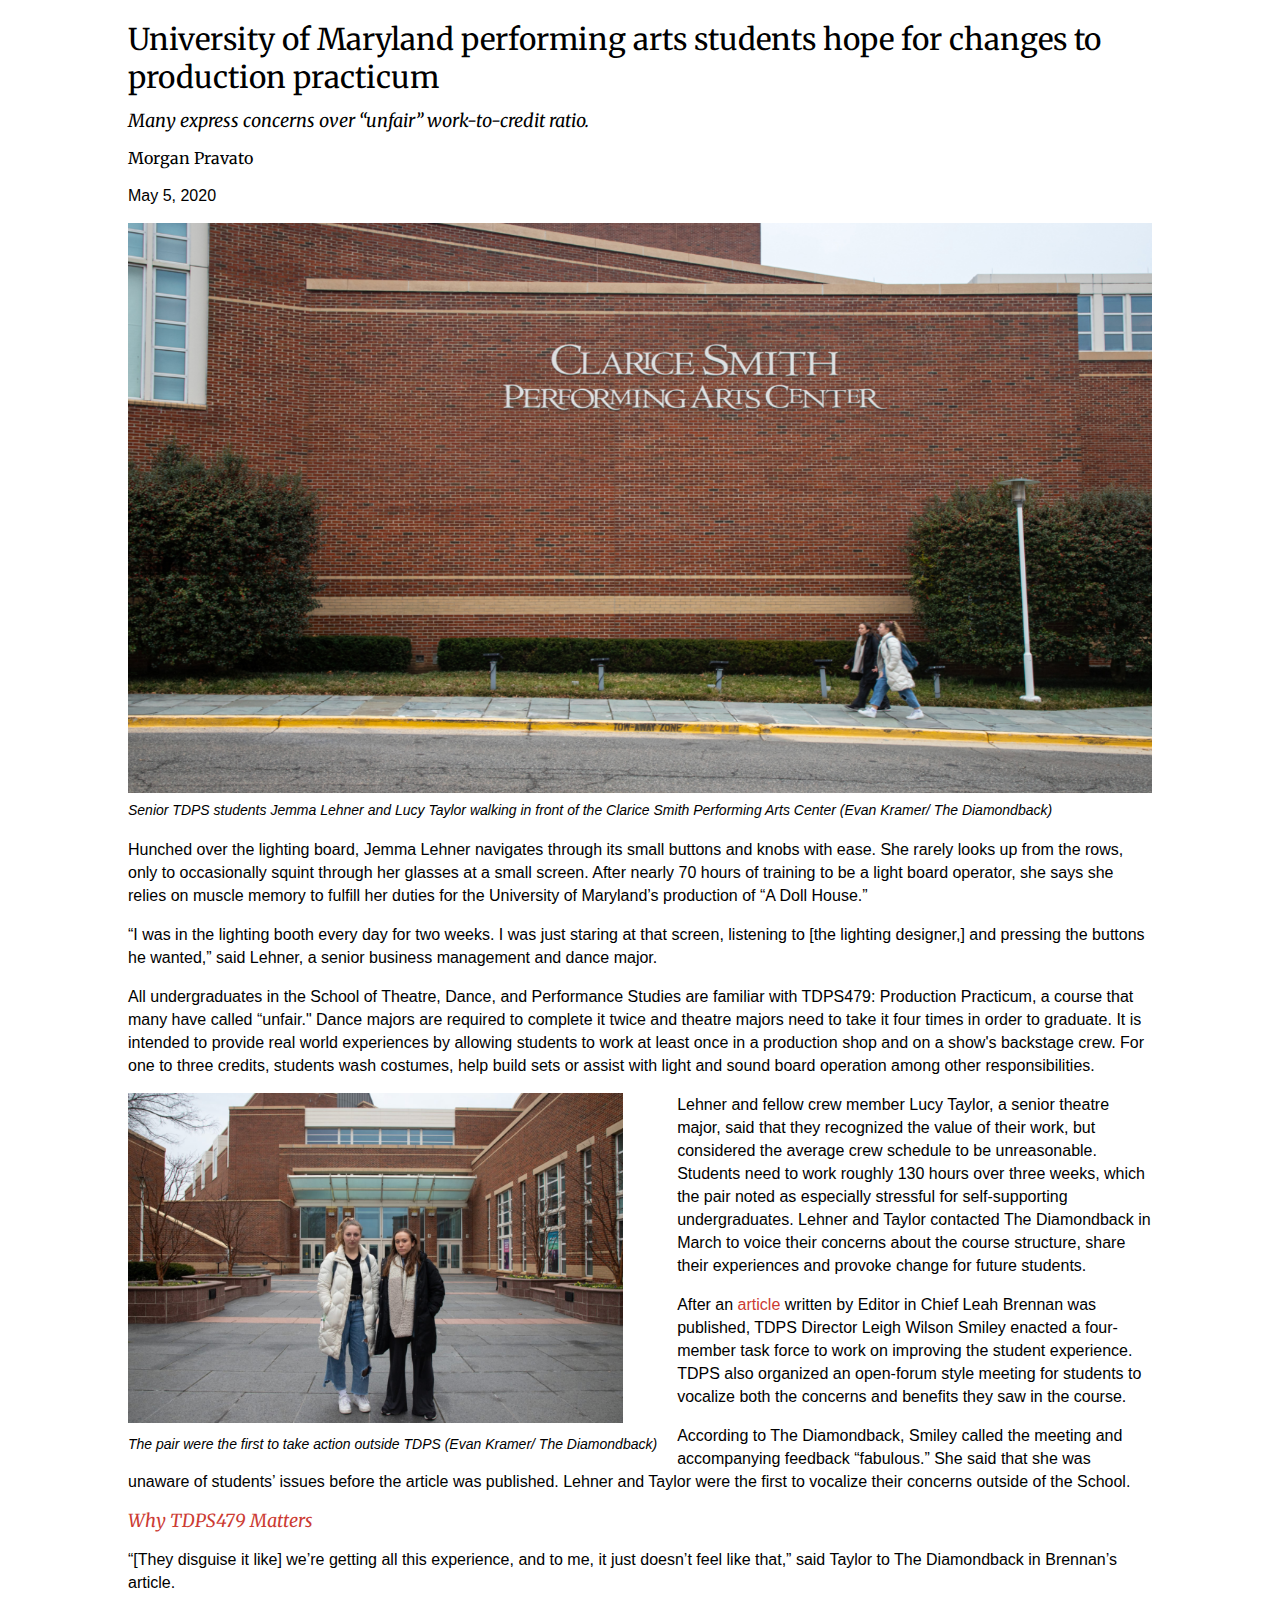
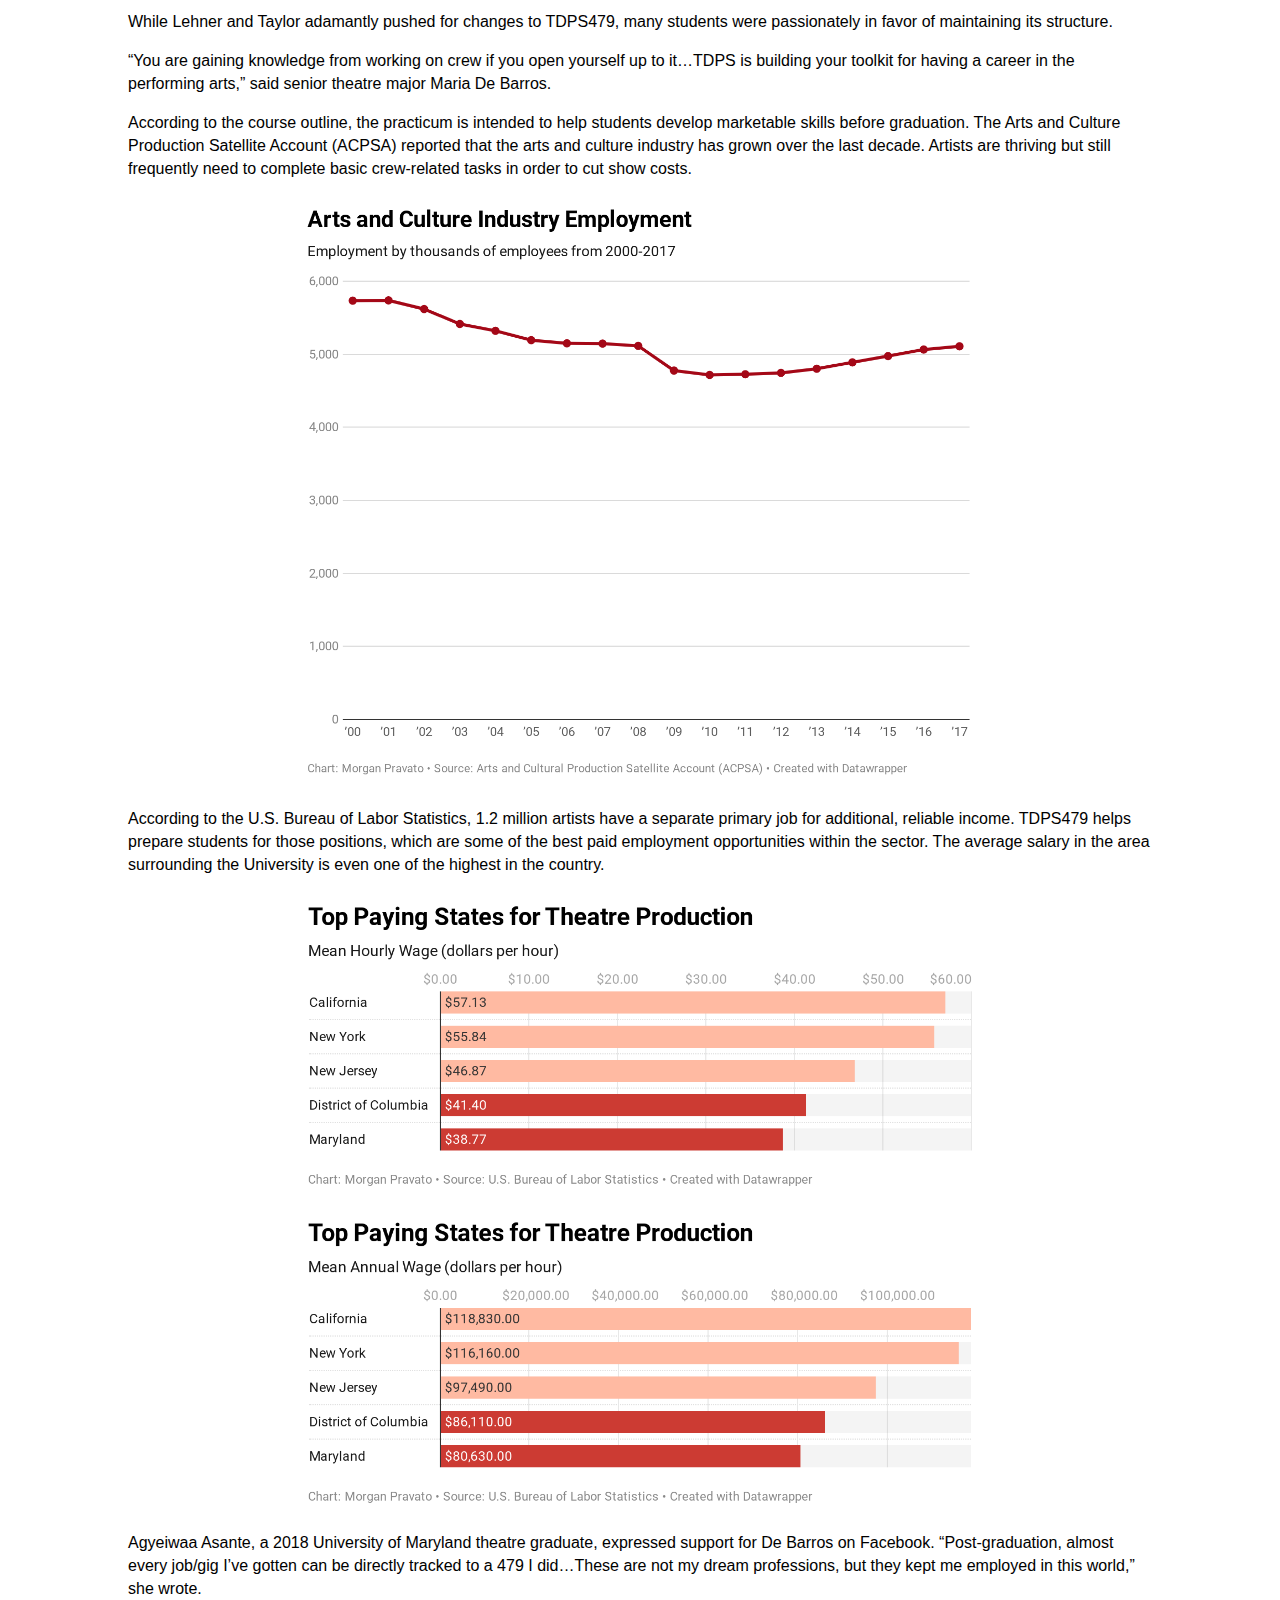
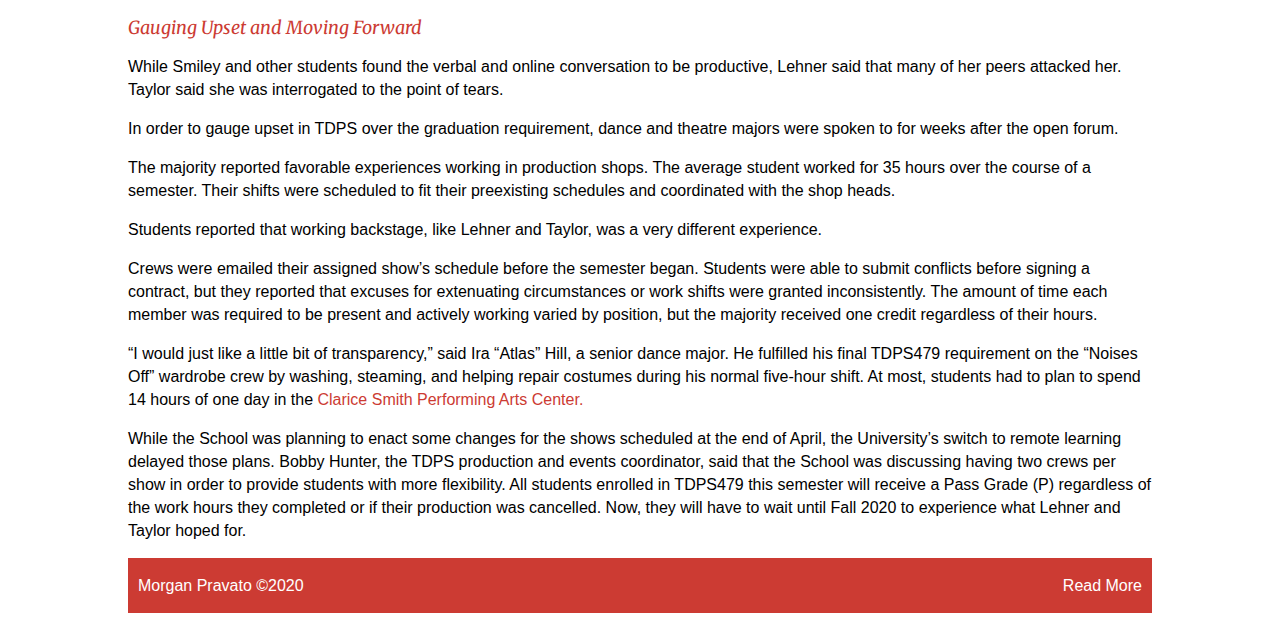
<file: final-project/index.html>
<!DOCTYPE html>
<html lang="en">
    <head>
        <title>TDPS479 Controversy - Pravato</title>
        <link rel="stylesheet" type="text/css" href="style.css"/>
        <link href="https://fonts.googleapis.com/css?family=Merriweather:400,700Source+Sans+Pro:400,400i,700&display=swap" rel="stylesheet">
    </head>

    <body id="content">
        <h1>University of Maryland performing arts students hope for changes to production practicum</h1>
        <h2>Many express concerns over “unfair” work-to-credit ratio.</h2>
        <h3>Morgan Pravato</h3>
        <p>May 5, 2020</p>

        <div class="one">
            <img id="img1" src="images/img1.png" alt="Lucy Taylor and Jenna Lehner walk in front of the Clarice Smith Performing Arts Center">

            <p class="caption">Senior TDPS students Jemma Lehner and Lucy Taylor walking in front of the
                Clarice Smith Performing Arts Center (Evan Kramer/ The Diamondback)</p>
        </div>

        <p>Hunched over the lighting board, Jemma Lehner navigates through its small
            buttons and knobs with ease. She rarely looks up from the rows, only to occasionally
            squint through her glasses at a small screen. After nearly 70 hours of training
            to be a light board operator, she says she relies on muscle memory to fulfill
            her duties for the University of Maryland’s production of “A Doll House.”</p>

        <p>“I was in the lighting booth every day for two weeks. I was just staring at
            that screen, listening to [the lighting designer,] and pressing the buttons he wanted,”
            said Lehner, a senior business management and dance major.</p>

        <p>All undergraduates in the School of Theatre, Dance, and Performance Studies are familiar with
            TDPS479: Production Practicum, a course that many have called “unfair."
            Dance majors are required to complete it twice and theatre majors need to
            take it four times in order to graduate. It is intended to provide real world experiences
            by allowing students to work at least once in a production shop and on a show's backstage crew.
            For one to three credits, students wash costumes, help build sets or assist with light and
            sound board operation among other responsibilities.</p>

        <div class="two img">
            <img id="img2" src="images/img2.png" alt="Jemma Lehner and Lucy Taylor standing in front of the Clarice Smith Performing Arts Center">

            <p class="caption">The pair were the first to take action outside TDPS (Evan Kramer/ The Diamondback)</p>
        </div>

        <p>Lehner and fellow crew member Lucy Taylor, a senior theatre major, said
            that they recognized the value of their work, but considered the average crew schedule to be unreasonable.
            Students need to work roughly 130 hours over three weeks, which the pair noted as especially stressful for self-supporting undergraduates.
            Lehner and Taylor contacted The Diamondback in March to voice their concerns about the course structure, share their experiences and
            provoke change for future students.</p>

        <p>After an <a href="https://dbknews.com/2020/02/17/umd-theatre-major-tdps-479-one-three-credits-clarice/" target="_blank">article</a>
            written by Editor in Chief Leah Brennan was published, TDPS Director Leigh Wilson Smiley
            enacted a four-member task force to work on improving the student experience. TDPS also
            organized an open-forum style meeting for students to vocalize both the concerns
            and benefits they saw in the course.</p>

        <p>According to The Diamondback, Smiley called the meeting and accompanying feedback “fabulous.”
            She said that she was unaware of students’ issues before the article was published.
            Lehner and Taylor were the first to vocalize their concerns outside of the School.</p>

        <h4>Why TDPS479 Matters</h4>

        <p>“[They disguise it like] we’re getting all this experience, and to me, it just doesn’t feel like that,”
            said Taylor to The Diamondback in Brennan’s article.</p>

        <p>While Lehner and Taylor adamantly pushed for changes to TDPS479,
            many students were passionately in favor of maintaining its structure.</p>

        <p>“You are gaining knowledge from working on crew if you open yourself up to it…TDPS
            is building your toolkit for having a career in the performing arts,” said
            senior theatre major Maria De Barros.</p>

        <p>According to the course outline, the practicum is intended to help students develop marketable
            skills before graduation. The Arts and Culture Production Satellite Account (ACPSA) reported that the
            arts and culture industry has grown over the last decade. Artists are thriving but still frequently
            need to complete basic crew-related tasks in order to cut show costs.</p>

        <img id="graphic1" src="images/graphic1.png" alt="Arts and culture industry employment 2000-2017">

        <p>According to the U.S. Bureau of Labor Statistics, 1.2 million artists
            have a separate primary job for additional, reliable income. TDPS479 helps
            prepare students for those positions, which are some of the best paid
            employment opportunities within the sector. The average
            salary in the area surrounding the University is even one of the highest in the country.</p>

        <img id="graphic2" src="images/graphic2.png" alt="Top 5 paying states for theater production jobs by mean hourly wage">

        <img id="graphic3" src="images/graphic3.png" alt="Top 5 paying states for theater production jobs by mean annual wage">

        <p>Agyeiwaa Asante, a 2018 University of Maryland theatre graduate, expressed support
            for De Barros on Facebook. “Post-graduation, almost every job/gig I’ve gotten can be
            directly tracked to a 479 I did…These are not my dream professions, but they kept me
            employed in this world,” she wrote.</p>

        <h4>Gauging Upset and Moving Forward</h4>

        <p>While Smiley and other students found the verbal and online conversation to be productive,
            Lehner said that many of her peers attacked her. Taylor said she was interrogated to the point of tears.</p>

        <p>In order to gauge upset in TDPS over the graduation requirement, dance
            and theatre majors were spoken to for weeks after the open forum.</p>

        <p>The majority reported favorable experiences working in production shops.
            The average student worked for 35 hours over the course of a semester.
            Their shifts were scheduled to fit their preexisting schedules and coordinated with the shop heads.</p>

        <p>Students reported that working backstage, like Lehner and Taylor, was a very different experience.</p>

        <p>Crews were emailed their assigned show’s schedule before the semester began. Students were able to
            submit conflicts before signing a contract, but they reported that excuses for extenuating circumstances or
            work shifts were granted inconsistently. The amount of time each member was required to be present and
            actively working varied by position, but the majority received one credit regardless of their hours.</p>

        <p>“I would just like a little bit of transparency,” said Ira “Atlas” Hill,
            a senior dance major. He fulfilled his final TDPS479 requirement on the “Noises Off”
            wardrobe crew by washing, steaming, and helping repair costumes during his normal
            five-hour shift. At most, students had to plan to spend 14 hours of one day in
            the <a href="https://theclarice.umd.edu/" target="_blank">Clarice Smith Performing Arts Center.</a></p>

        <p>While the School was planning to enact some changes for the shows scheduled at the end of April,
            the University’s switch to remote learning delayed those plans. Bobby Hunter, the TDPS production and
            events coordinator, said that the School was discussing having two crews per show in order to provide students
            with more flexibility. All students enrolled in TDPS479 this semester will receive a Pass Grade (P)
            regardless of the work hours they completed or if their production was cancelled. Now,
            they will have to wait until Fall 2020 to experience what Lehner and Taylor hoped for.</p>

        <div class="footer">
            <p>Morgan Pravato ©2020</p>

            <p><a id="portfolio" href="https://mpravato.github.io/work.html" target="_blank">Read More</a></p>
        </div>
    </body>
</html>
</file>
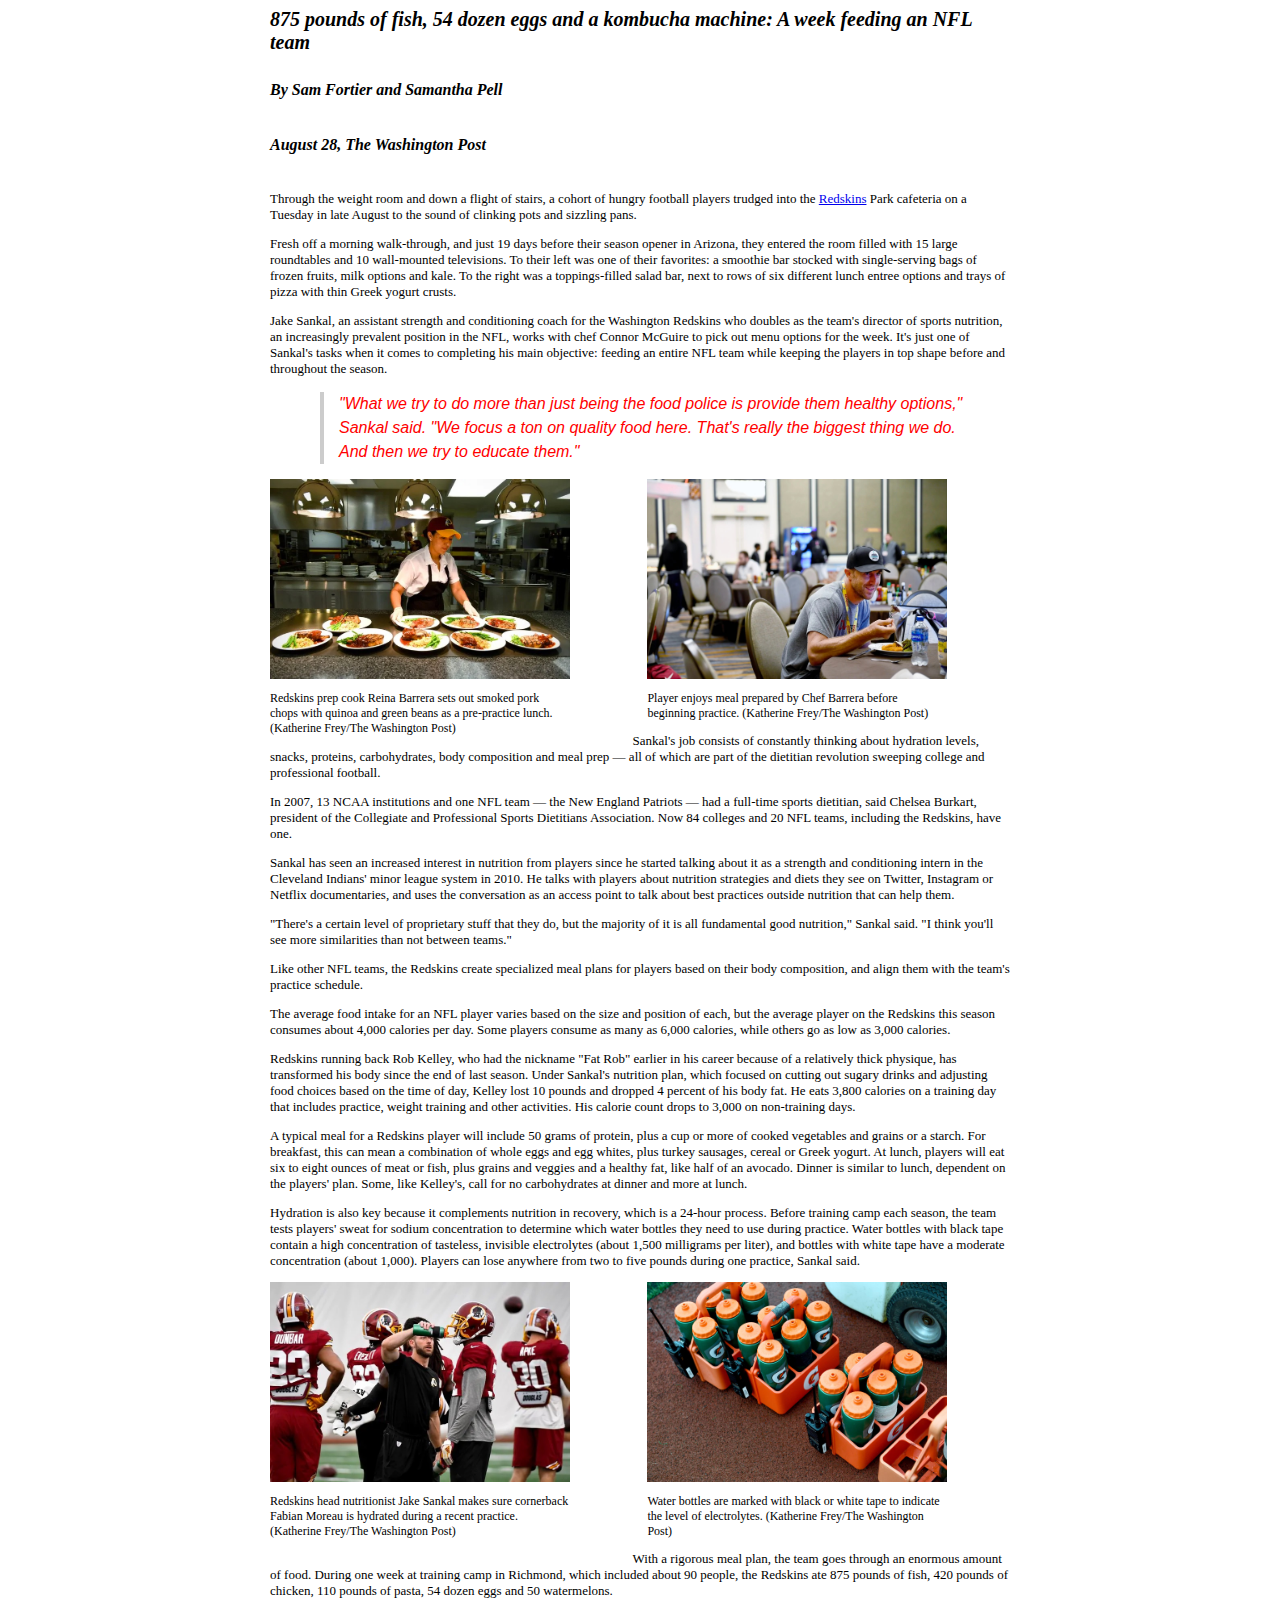
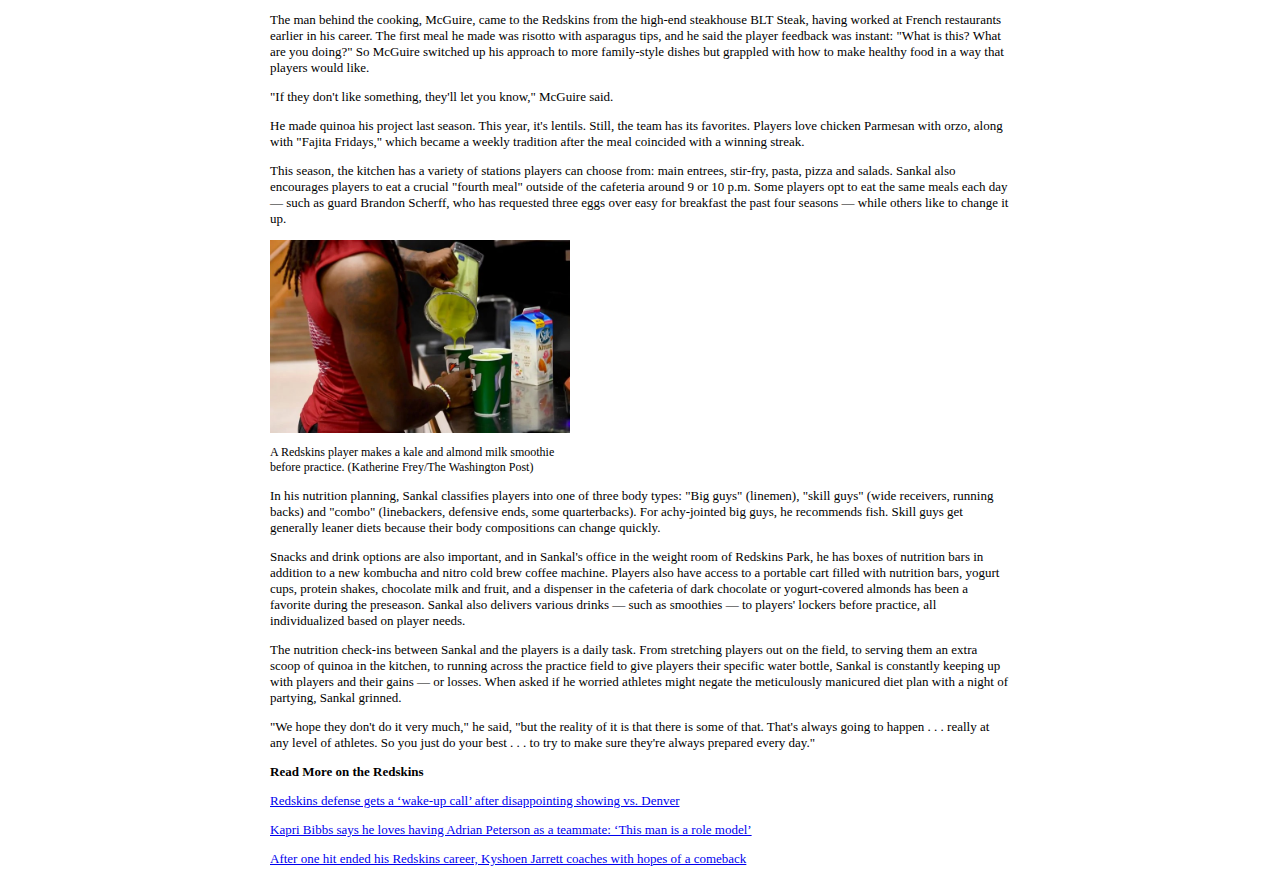
<file: PravatoLayout/index.html>
<!DOCTYPE>
<html lang="en">
    <head>
        <title>Washington Post</title>
        <link rel="stylesheet" type="text/css" href="styles.css">
    </head>

    <body>
      <div id="content">
      <h1>875 pounds of fish, 54 dozen eggs and a kombucha machine: A week feeding an NFL team</h1>

      <h5>By Sam Fortier and Samantha Pell</h5>

      <h6>August 28, The Washington Post</h6>

      <p>Through the weight room and down a flight of stairs, a cohort of hungry
        football players trudged into the <a href="https://redskins.com" target="_blank">Redskins</a> Park cafeteria on a Tuesday in
        late August to the sound of clinking pots and sizzling pans.</p>


      <p>Fresh off a morning walk-through, and just 19 days before their season
        opener in Arizona, they entered the room filled with 15 large roundtables
        and 10 wall-mounted televisions. To their left was one of their favorites:
        a smoothie bar stocked with single-serving bags of frozen fruits, milk options and kale.
        To the right was a toppings-filled salad bar, next to rows of six different lunch entree
        options and trays of pizza with thin Greek yogurt crusts.</p>


      <p>Jake Sankal, an assistant strength and conditioning coach for the Washington
        Redskins who doubles as the team's director of sports nutrition, an increasingly
        prevalent position in the NFL, works with chef Connor McGuire to pick out menu options for the week.
        It's just one of Sankal's tasks when it comes to completing his main objective:
        feeding an entire NFL team while keeping the players in top shape before and
        throughout the season.</p>

      <blockquote>"What we try to do more than just being the food police is provide them
        healthy options," Sankal said. "We focus a ton on quality food here. That's
        really the biggest thing we do. And then we try to educate them."</blockquote>

      <div class="one">
      <img src="images/img2.jpg" alt="Reina Barrera working"/>
        <p class="caption">Redskins prep cook Reina Barrera sets out smoked pork chops with quinoa and
          green beans as a pre-practice lunch. (Katherine Frey/The Washington Post)</p>
      </div>

      <div class="two">
      <img src="images/img1.jpg" alt="Player eating before workout"/>
        <p class="caption">Player enjoys meal prepared by Chef Barrera before beginning practice.
          (Katherine Frey/The Washington Post)</p>
      </div>


      <p>Sankal's job consists of constantly thinking about hydration levels, snacks,
        proteins, carbohydrates, body composition and meal prep — all of which are part of the
        dietitian revolution sweeping college and professional football.</p>


      <p>In 2007, 13 NCAA institutions and one NFL team — the New England Patriots — had a
        full-time sports dietitian, said Chelsea Burkart, president of the Collegiate and
        Professional Sports Dietitians Association. Now 84 colleges and 20 NFL teams,
        including the Redskins, have one.</p>


      <p>Sankal has seen an increased interest in nutrition from players since he
        started talking about it as a strength and conditioning intern in the Cleveland
        Indians' minor league system in 2010. He talks with players about nutrition
        strategies and diets they see on Twitter, Instagram or Netflix documentaries,
        and uses the conversation as an access point to talk about best practices
        outside nutrition that can help them.</p>


      <p>"There's a certain level of proprietary stuff that they do, but the majority
        of it is all fundamental good nutrition," Sankal said. "I think you'll see more
        similarities than not between teams."</p>


      <p>Like other NFL teams, the Redskins create specialized meal plans for players
        based on their body composition, and align them with the team's practice schedule.</p>


      <p>The average food intake for an NFL player varies based on the size and position of each,
        but the average player on the Redskins this season consumes about 4,000 calories per day.
        Some players consume as many as 6,000 calories, while others go as low as 3,000 calories.</p>


      <p>Redskins running back Rob Kelley, who had the nickname "Fat Rob" earlier in his career because
        of a relatively thick physique, has transformed his body since the end of last season.
        Under Sankal's nutrition plan, which focused on cutting out sugary drinks and adjusting
        food choices based on the time of day, Kelley lost 10 pounds and dropped 4 percent of his body
        fat. He eats 3,800 calories on a training day that includes practice, weight training and other
        activities. His calorie count drops to 3,000 on non-training days.</p>


      <p>A typical meal for a Redskins player will include 50 grams of protein, plus a cup or more of
        cooked vegetables and grains or a starch. For breakfast, this can mean a combination of whole
        eggs and egg whites, plus turkey sausages, cereal or Greek yogurt. At lunch, players will eat
        six to eight ounces of meat or fish, plus grains and veggies and a healthy fat, like half of an avocado.
        Dinner is similar to lunch, dependent on the players' plan. Some, like Kelley's, call for no
        carbohydrates at dinner and more at lunch.</p>


      <p>Hydration is also key because it complements nutrition in recovery, which is a
        24-hour process. Before training camp each season, the team tests players' sweat for
        sodium concentration to determine which water bottles they need to use during practice.
        Water bottles with black tape contain a high concentration of tasteless, invisible electrolytes
        (about 1,500 milligrams per liter), and bottles with white tape have a moderate
        concentration (about 1,000). Players can lose anywhere from two to five pounds during one practice,
        Sankal said.</p>

        <div class="three">
          <img src="images/img3.jpg" alt="Jake Sankal helping players">
          <p class="caption">Redskins head nutritionist Jake Sankal makes sure cornerback Fabian Moreau is
            hydrated during a recent practice. (Katherine Frey/The Washington Post)</p>
        </div>

        <div class="four">
          <img src="images/img5.jpg" alt="Marked water bottles">
          <p class="caption">Water bottles are marked with black or white tape to
            indicate the level of electrolytes. (Katherine Frey/The Washington Post)</p>
        </div>

      <p>With a rigorous meal plan, the team goes through an enormous amount of food.
        During one week at training camp in Richmond, which included about 90 people,
        the Redskins ate 875 pounds of fish, 420 pounds of chicken, 110 pounds of pasta,
        54 dozen eggs and 50 watermelons.</p>


      <p>The man behind the cooking, McGuire, came to the Redskins from the high-end
        steakhouse BLT Steak, having worked at French restaurants earlier in his career.
        The first meal he made was risotto with asparagus tips, and he said the player
        feedback was instant: "What is this? What are you doing?" So McGuire switched
        up his approach to more family-style dishes but grappled with how to make healthy
        food in a way that players would like.</p>


      <p>"If they don't like something, they'll let you know," McGuire said.</p>


      <p>He made quinoa his project last season. This year, it's lentils. Still, the
        team has its favorites. Players love chicken Parmesan with orzo, along with
        "Fajita Fridays," which became a weekly tradition after the meal
        coincided with a winning streak.</p>


      <p>This season, the kitchen has a variety of stations players can choose
        from: main entrees, stir-fry, pasta, pizza and salads. Sankal also encourages
        players to eat a crucial "fourth meal" outside of the cafeteria around 9 or 10 p.m.
        Some players opt to eat the same meals each day — such as guard Brandon Scherff,
        who has requested three eggs over easy for breakfast the past four seasons
        — while others like to change it up.</p>

          <img src="images/img4.jpg" alt="Player prepping"/>
            <p class="caption">A Redskins player makes a kale and almond milk smoothie before practice.
              (Katherine Frey/The Washington Post)</p>

      <p>In his nutrition planning, Sankal classifies players into one of three
        body types: "Big guys" (linemen), "skill guys" (wide receivers, running backs)
        and "combo" (linebackers, defensive ends, some quarterbacks). For achy-jointed big guys,
        he recommends fish. Skill guys get generally leaner diets because their
        body compositions can change quickly.</p>


      <p>Snacks and drink options are also important, and in Sankal's office in the
        weight room of Redskins Park, he has boxes of nutrition bars in addition
        to a new kombucha and nitro cold brew coffee machine. Players also have access
        to a portable cart filled with nutrition bars, yogurt cups, protein shakes,
        chocolate milk and fruit, and a dispenser in the cafeteria of dark chocolate
        or yogurt-covered almonds has been a favorite during the preseason. Sankal
        also delivers various drinks — such as smoothies — to players' lockers before practice,
        all individualized based on player needs.</p>


      <p>The nutrition check-ins between Sankal and the players is a daily task.
        From stretching players out on the field, to serving them an extra scoop of
        quinoa in the kitchen, to running across the practice field to give players
        their specific water bottle, Sankal is constantly keeping up with players
        and their gains — or losses. When asked if he worried athletes might negate
        the meticulously manicured diet plan with a night of partying, Sankal grinned.</p>


      <p>"We hope they don't do it very much," he said, "but the reality of it is
        that there is some of that. That's always going to happen . . . really at
        any level of athletes. So you just do your best . . . to try to make sure
        they're always prepared every day."</p>

      <p class="related">Read More on the Redskins</p>
      <p> <a href="https://www.washingtonpost.com/sports/redskins/redskins-defense-gets-a-wake-up-call-after-disappointing-showing-versus-broncos/2018/08/24/027ca0bc-a7c4-11e8-a656-943eefab5daf_story.html">
         Redskins defense gets a ‘wake-up call’ after disappointing showing vs. Denver</a></p>

      <p> <a href="https://www.washingtonpost.com/news/football-insider/wp/2018/08/22/kapri-bibbs-says-he-loves-having-adrian-peterson-as-a-teammate-this-man-is-a-role-model/">
        Kapri Bibbs says he loves having Adrian Peterson as a teammate: ‘This man is a role model’</a></p>

      <p> <a href="https://www.washingtonpost.com/sports/redskins/after-one-hit-ended-his-redskins-career-kyshoen-jarrett-coaches-with-hopes-of-a-comeback/2018/08/24/4d7ef652-a6f5-11e8-a656-943eefab5daf_story.html?tid=lk_inline_manual_44&itid=lk_inline_manual_44">
        After one hit ended his Redskins career, Kyshoen Jarrett coaches with hopes of a comeback</a></p>
      </div>
    </body>

</html>
</file>
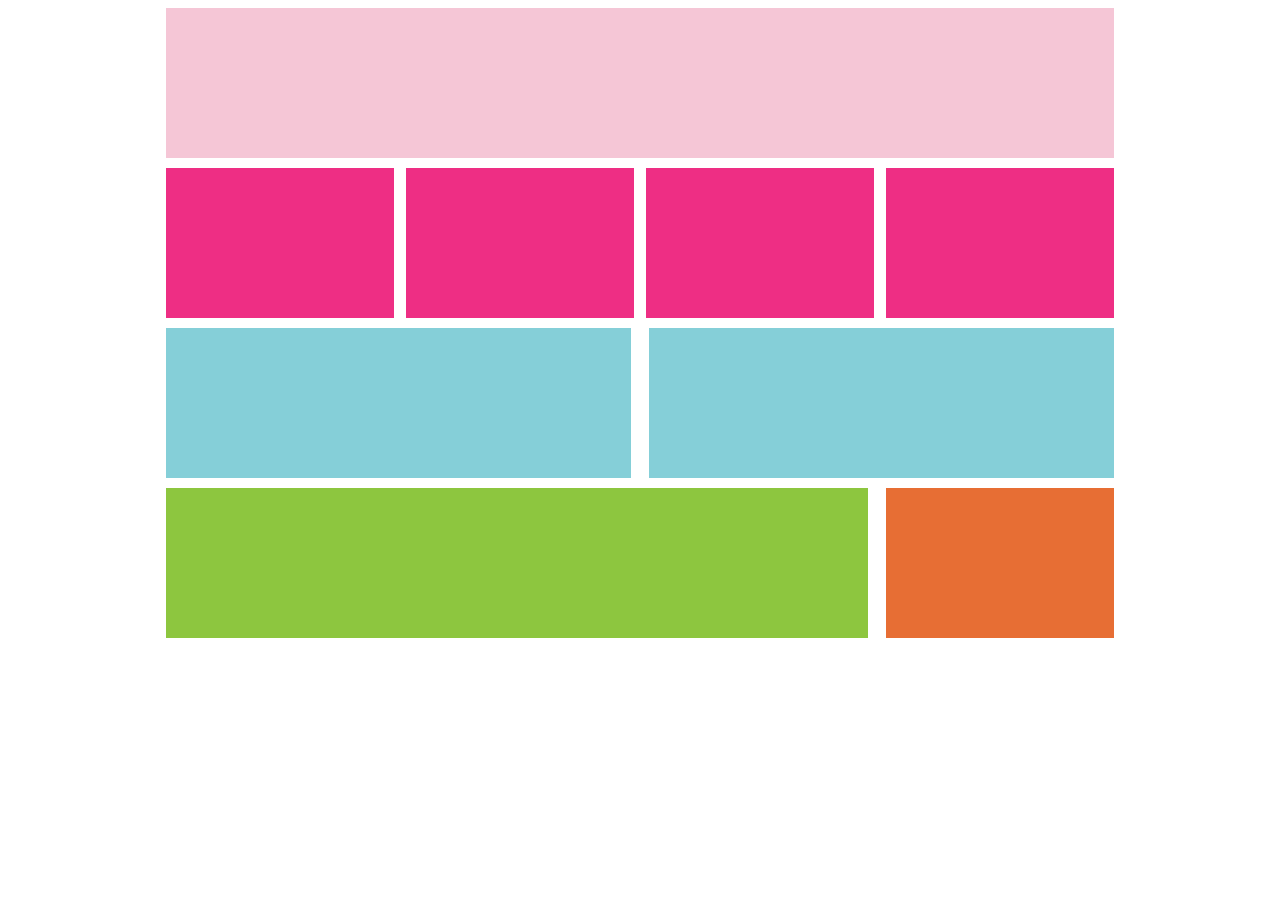
<file: responsive-des-assignment/index.html>
<!DOCTYPE html>
<html lang="en">

<head>
    <title>Responsive Design</title>
    <link rel="stylesheet" type="text/css" href="style.css">
</head>

<body>
  <div class="one">
  </div>

  <div class="two">
    <div>
    </div>

    <div>
    </div>

    <div>
    </div>

    <div>
    </div>
  </div>

  <div class="three">
    <div>
    </div>

    <div>
    </div>
  </div>

  <div class="four">
    <div class="foura">
    </div>

    <div class="fourb">
    </div>
  </div>

</body>

</html>
</file>
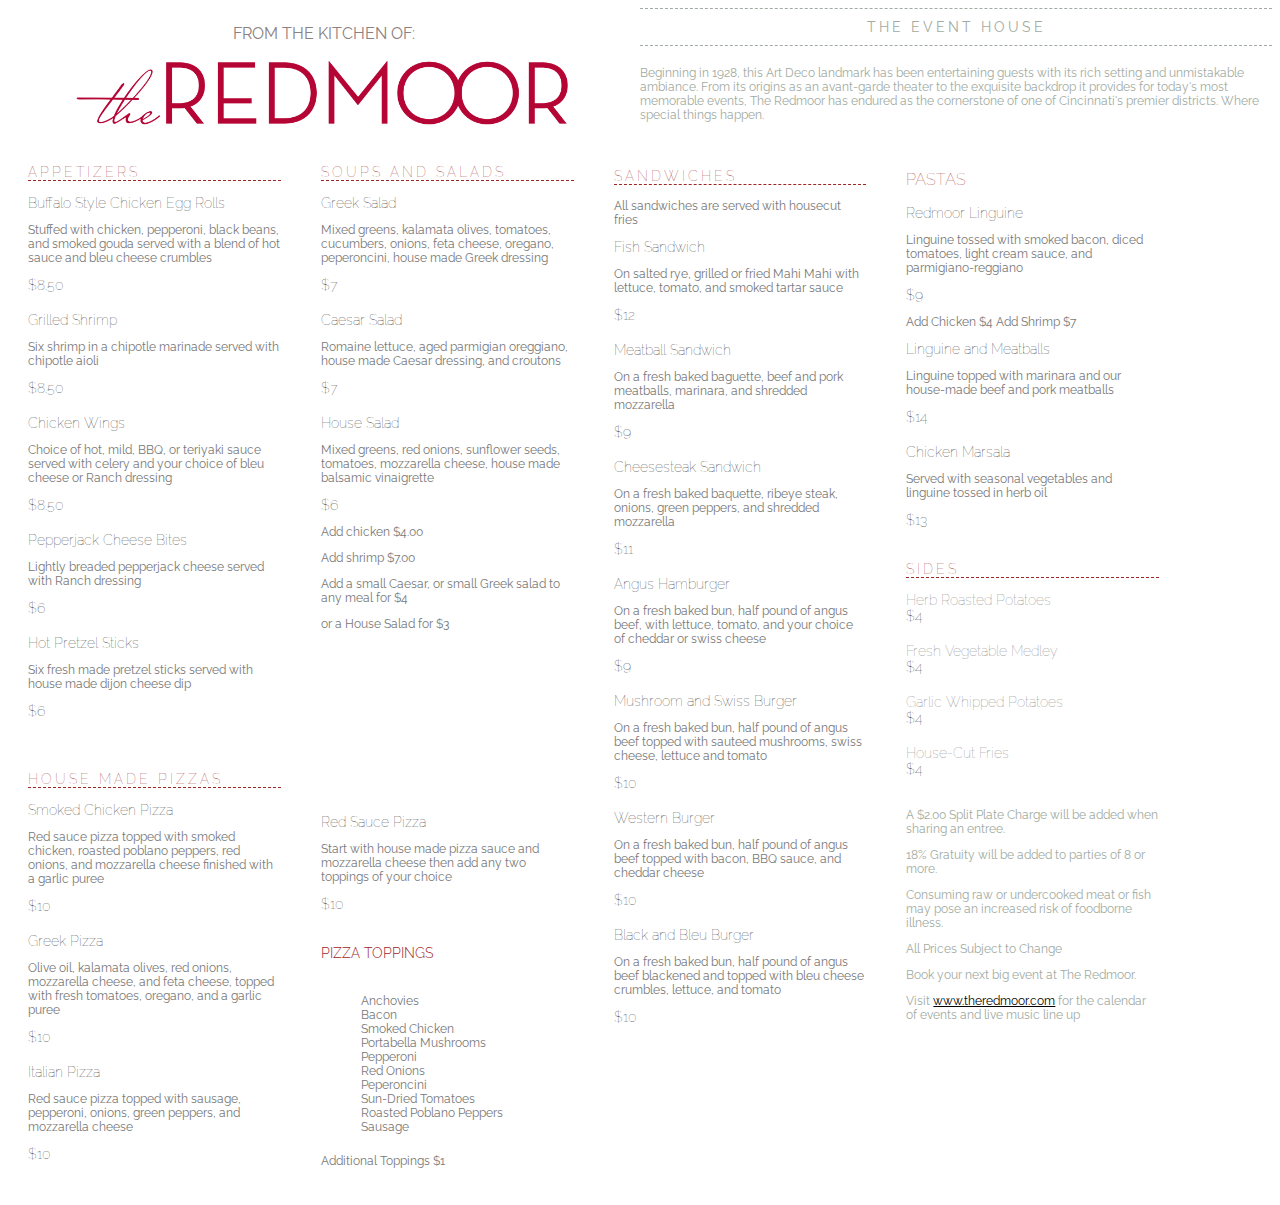
<file: code/menu-assignment/index.html>
<!DOCTYPE html>
<html lang="en">

<head>
    <title>Menu</title>
    <link href="https://fonts.googleapis.com/css?family=Raleway:400,400i,700,700i&display=swap" rel="stylesheet">
    <link rel="stylesheet" type="text/css" href="styles.css">
</head>

<body>
  <div class="header">
      <p>From the kitchen of:</p>
      <img src="logo.png" alt="The Redmoor Logo" width="500"/>
  </div>

  <div class="background">
      <p id="event">The Event House</p>
      <p>
        Beginning in 1928, this Art Deco landmark has been entertaining guests with its rich setting and unmistakable ambiance. From its origins as an avant-garde theater to the exquisite backdrop it provides for today's most memorable events, The
        Redmoor has endured as the cornerstone of one of Cincinnati's premier districts. Where special things happen.
      </p>
  </div>

  <div class="apps">
      <h3>Appetizers</h3>
          <h5>Buffalo Style Chicken Egg Rolls</h5>
                <p class="description">
                  Stuffed with chicken, pepperoni, black beans, and smoked gouda served with a blend of hot sauce and bleu cheese crumbles
                </p>
          <h5>$8.50</h5>
          <br>

          <h5>Grilled Shrimp</h5>
                <p class="description">
                  Six shrimp in a chipotle marinade served with chipotle aioli
                </p>
          <h5>$8.50</h5>
          <br>

          <h5>Chicken Wings</h5>
              <p class="description">
                Choice of hot, mild, BBQ, or teriyaki sauce served with celery and your choice of bleu cheese or Ranch dressing
              </p>
          <h5>$8.50</h5>
          <br>

          <h5>Pepperjack Cheese Bites</h5>
              <p class="description">
                Lightly breaded pepperjack cheese served with Ranch dressing
              </p>
          <h5>$6</h5>
          <br>

          <h5>Hot Pretzel Sticks</h5>
              <p class="description">
                Six fresh made pretzel sticks served with house made dijon cheese dip
              </p>
          <h5>$6</h5>
          <br>
          <br>

        <h3>House made pizzas</h3>
          <h5>Smoked Chicken Pizza</h5>
              <p class="description">
                Red sauce pizza topped with smoked chicken, roasted poblano peppers, red onions, and mozzarella cheese finished with a garlic puree
              </p>
          <h5>$10</h5>
          <br>

          <h5>Greek Pizza</h5>
              <p class="description">
                Olive oil, kalamata olives, red onions, mozzarella cheese, and feta cheese, topped with fresh tomatoes, oregano, and a garlic puree
              </p>
          <h5>$10</h5>
          <br>

          <h5>Italian Pizza</h5>
              <p class="description">
                Red sauce pizza topped with sausage, pepperoni, onions, green peppers, and mozzarella cheese
              </p>
          <h5>$10</h5>
  </div>

  <div class="ss">
      <h3>Soups and salads</h3>
          <h5>Greek Salad</h5>
            <p class="description">
                Mixed greens, kalamata olives, tomatoes, cucumbers, onions, feta cheese, oregano, peperoncini, house made Greek dressing
            </p>
          <h5>$7</h5>
          <br>

          <h5>Caesar Salad</h5>
            <p class="description">
                Romaine lettuce, aged parmigian oreggiano, house made Caesar dressing, and croutons
            </p>
          <h5>$7</h5>
          <br>

          <h5>House Salad</h5>
            <p class="description">
                Mixed greens, red onions, sunflower seeds, tomatoes, mozzarella cheese, house made balsamic vinaigrette
            </p>
          <h5>$6</h5>
      <div class="description">
        <p>Add chicken $4.00</p>
        <p>Add shrimp $7.00</p>
        <p>
        Add a small Caesar, or small Greek salad to any meal for $4
        </p>
        <p>
        or a House Salad for $3
        </p>
      </div>
    <br>
    <br>
    <br>
    <br>
    <br>
    <br>
    <br>
    <br>
    <br>

    <h5>Red Sauce Pizza</h5>
      <p class="description">
        Start with house made pizza sauce and mozzarella cheese then add any two toppings of your choice
      </p>
    <h5>$10</h5>

  <h6 id="toppings">Pizza toppings</h6>
      <ul class="description">
        <li>Anchovies</li>
        <li>Bacon</li>
        <li>Smoked Chicken</li>
        <li>Portabella Mushrooms</li>
        <li>Pepperoni</li>
        <li>Red Onions</li>
        <li>Peperoncini</li>
        <li>Sun-Dried Tomatoes</li>
        <li>Roasted Poblano Peppers</li>
        <li>Sausage</li>
      </ul>

<p><span class="description">Additional Toppings $1</span></p>

  </div>

  <div class="sandwiches">
    <h3>sandwiches</h3>
      <p class="description">All sandwiches are served with housecut fries</p>

          <h5>Fish Sandwich</h5>
            <p class="description">
              On salted rye, grilled or fried Mahi Mahi with lettuce, tomato, and smoked tartar sauce
            </p>
          <h5>$12</h5>
          <br>

          <h5>Meatball Sandwich</h5>
            <p class="description">
              On a fresh baked baguette, beef and pork meatballs, marinara, and shredded mozzarella
            </p>
          <h5>$9</h5>
          <br>

          <h5>Cheesesteak Sandwich</h5>
            <p class="description">
              On a fresh baked baquette, ribeye steak, onions, green peppers, and shredded mozzarella
            </p>
          <h5>$11</h5>
          <br>

          <h5>Angus Hamburger</h5>
            <p class="description">
              On a fresh baked bun, half pound of angus beef, with lettuce, tomato, and your choice of cheddar or swiss cheese
            </p>
          <h5>$9</h5>
          <br>

          <h5>Mushroom and Swiss Burger</h5>
            <p class="description">
              On a fresh baked bun, half pound of angus beef topped with sauteed mushrooms, swiss cheese, lettuce and tomato
            </p>
          <h5>$10</h5>
          <br>

          <h5>Western Burger</h5>
            <p class="description">
              On a fresh baked bun, half pound of angus beef topped with bacon, BBQ sauce, and cheddar cheese
            </p>
          <h5>$10</h5>
          <br>

          <h5>Black and Bleu Burger</h5>
            <p class="description">
              On a fresh baked bun, half pound of angus beef blackened and topped with bleu cheese crumbles, lettuce, and tomato
            </p>
          <h5>$10</h5>
          <br>
  </div>

  <div class="column4">
    <p id="pasta">Pastas</p>
          <h5>Redmoor Linguine</h5>
            <p class="description">
              Linguine tossed with smoked bacon, diced tomatoes, light cream sauce, and parmigiano-reggiano
            </p>
          <h5>$9</h5>
          <p class="description">Add Chicken $4 Add Shrimp $7</p>

          <h5>Linguine and Meatballs</h5>
            <p class="description">
              Linguine topped with marinara and our house-made beef and pork meatballs
            </p>
          <h5>$14</h5>
          <br>

          <h5>Chicken Marsala</h5>
            <p class="description">
              Served with seasonal vegetables and linguine tossed in herb oil
            </p>
          <h5>$13</h5>
          <br>

    <h3>Sides</h3>
          <h5 class="side">Herb Roasted Potatoes</h5>
            <h5>$4</h5>
            <br>
          <h5 class="side">Fresh Vegetable Medley</h5>
            <h5>$4</h5>
            <br>
          <h5 class="side">Garlic Whipped Potatoes</h5>
            <h5>$4</h5>
            <br>
          <h5 class="side">House-Cut Fries</h5>
            <h5>$4</h5>
            <br>

    <div class="footnotes">
        <p>A $2.00 Split Plate Charge will be added when sharing an entree.</p>
        <p>18% Gratuity will be added to parties of 8 or more.</p>
        <p>Consuming raw or undercooked meat or fish may pose an increased risk of foodborne illness.</p>
        <p>All Prices Subject to Change</p>
        <p>Book your next big event at The Redmoor.</p>
        <p>Visit <a href="www.theredmoor.com" style="color:black;">www.theredmoor.com</a> for the calendar of events and live music line up</p>
    </div>
  </div>

  <!-- Inspired by https://www.theredmoor.com/resources/menus/Food%20Menu%20with%20text.pdf -->
</body>

</html>
</file>
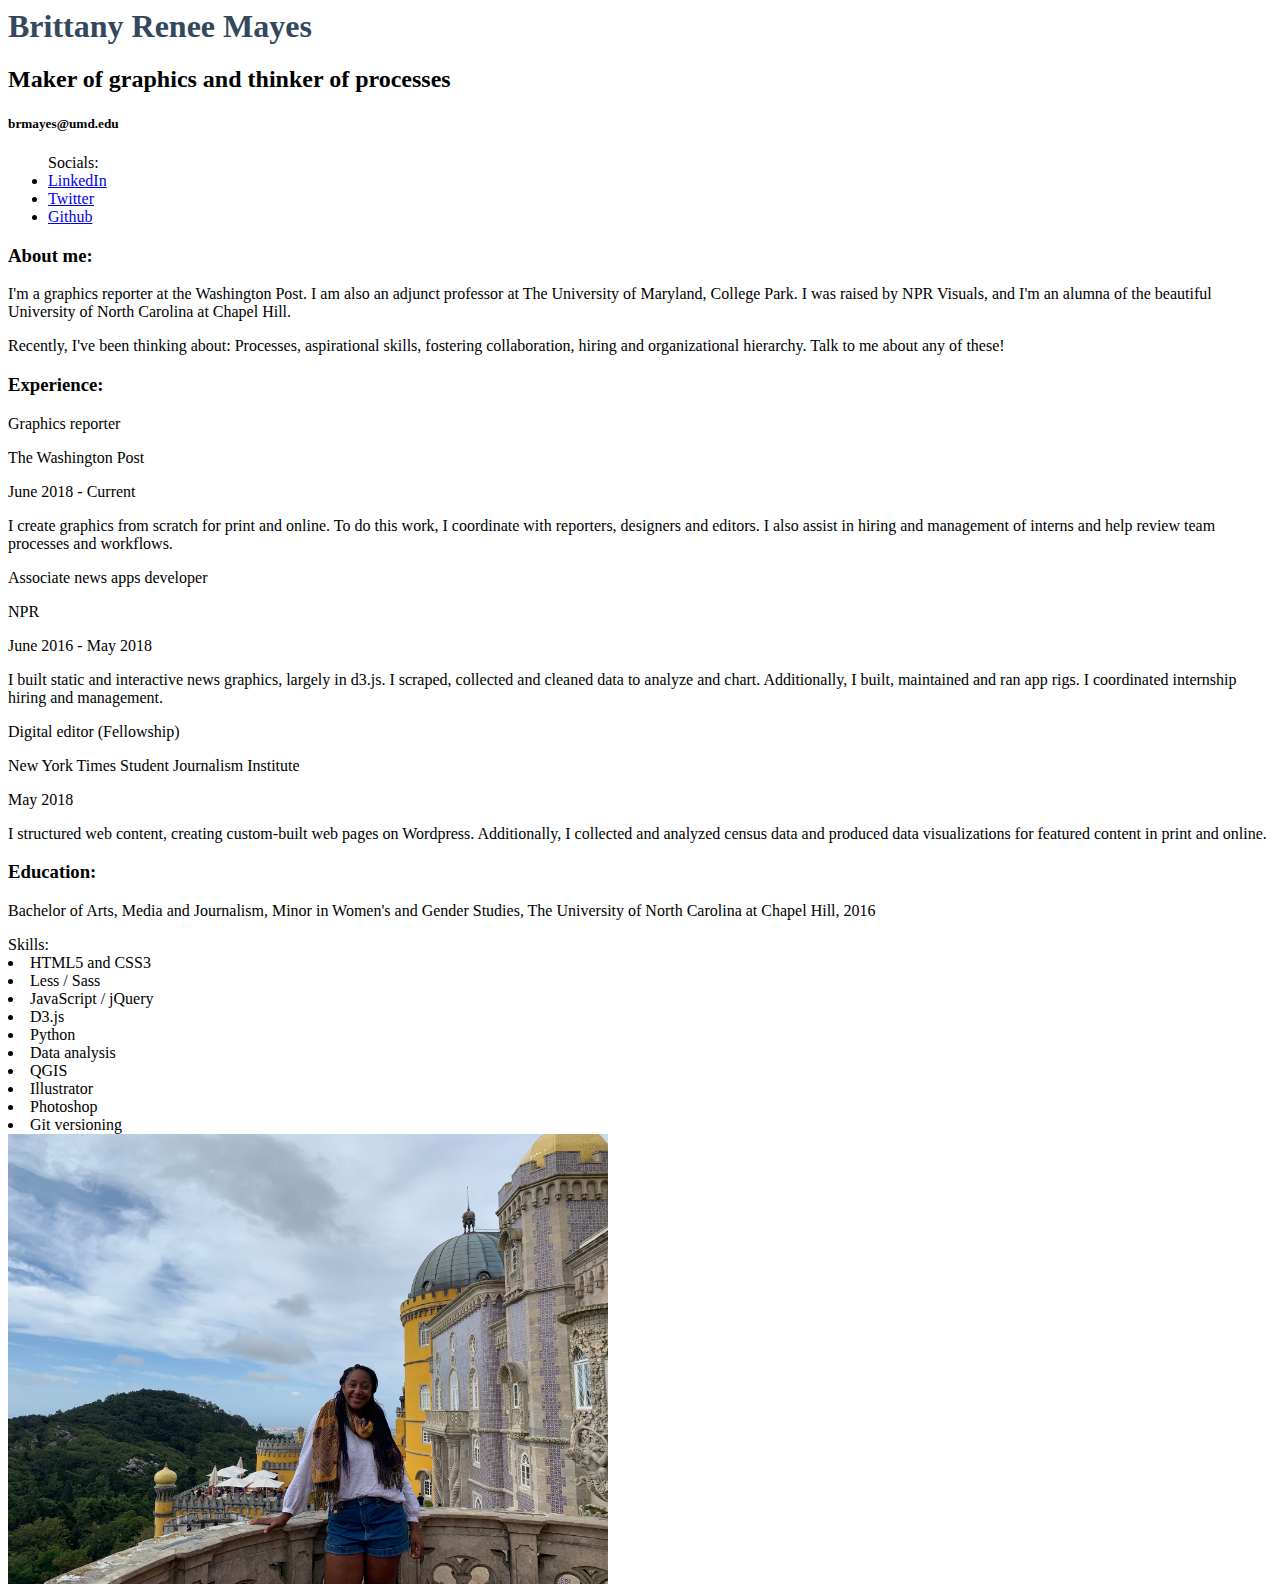
<file: portfolio/checkpoint0/index.html>
<!DOCTYPE>
<html lang="en">
    <head>
        <title>Brittany's Portfolio</title>
        <link rel="stylesheet" type="text/css" href="styles.css"/>
    </head>
    <body>
        <div id="intro">
          <h1>Brittany Renee Mayes</h1>
          <h2>Maker of graphics and thinker of processes</h2>
          <h5>brmayes@umd.edu</h5>

          <ul>Socials:
            <li> <a href="https://www.linkedin.com/in/brittanymayes/"> LinkedIn</a></li>
            <li> <a href="https://twitter.com/BritRenee_/"> Twitter</a></li>
            <li> <a href="https://github.com/brmayes/"> Github</a></li>
          </ul>
        </div>

        <div id="about">
          <h3>About me:</h3>
          <p>I'm a graphics reporter at the Washington Post. I am also an adjunct
            professor at The University of Maryland, College Park. I was raised by
            NPR Visuals, and I'm an alumna of the beautiful University of North
            Carolina at Chapel Hill.</p>
          <p>Recently, I've been thinking about: Processes, aspirational skills,
            fostering collaboration, hiring and organizational hierarchy. Talk to
            me about any of these!</p>
        </div>

        <div id="experience">
          <h3>Experience:</h3>
          <p class="job">Graphics reporter</p>
          <p class="company">The Washington Post</p>
          <p class="date">June 2018 - Current</p>
          <p class="job description">I create graphics from scratch for print and online. To do this work, I
          coordinate with reporters, designers and editors. I also assist in
          hiring and management of interns and help review team processes and
          workflows.</p>

          <p class="job">Associate news apps developer</p>
          <p class="company">NPR</p>
          <p class="date">June 2016 - May 2018</p>
          <p class="job description">I built static and interactive news graphics, largely in d3.js. I
          scraped, collected and cleaned data to analyze and chart. Additionally,
          I built, maintained and ran app rigs. I coordinated internship hiring
          and management.</p>

          <p class="job">Digital editor (Fellowship)</p>
          <p class="company">New York Times Student Journalism Institute</p>
          <p class="date">May 2018</p>
          <p class="job description">I structured web content, creating custom-built web pages on Wordpress.
          Additionally, I collected and analyzed census data and produced data
          visualizations for featured content in print and online.</p>
        </div>

        <div id="education">
          <h3>Education:</h3>
          <p>Bachelor of Arts, Media and Journalism, Minor in Women's and Gender
          Studies, The University of North Carolina at Chapel Hill, 2016</p>
        </div>

        <div id="skills"
          <ul>Skills:
            <li>HTML5 and CSS3</li>
            <li>Less / Sass</li>
            <li>JavaScript / jQuery</li>
            <li>D3.js</li>
            <li>Python</li>
            <li>Data analysis</li>
            <li>QGIS</li>
            <li>Illustrator</li>
            <li>Photoshop</li>
            <li>Git versioning</li>
          </ul>
        </div>

        <img alt="brittany mayes" src="brittany-castle.jpg"/>

    </body>
</html>
</file>
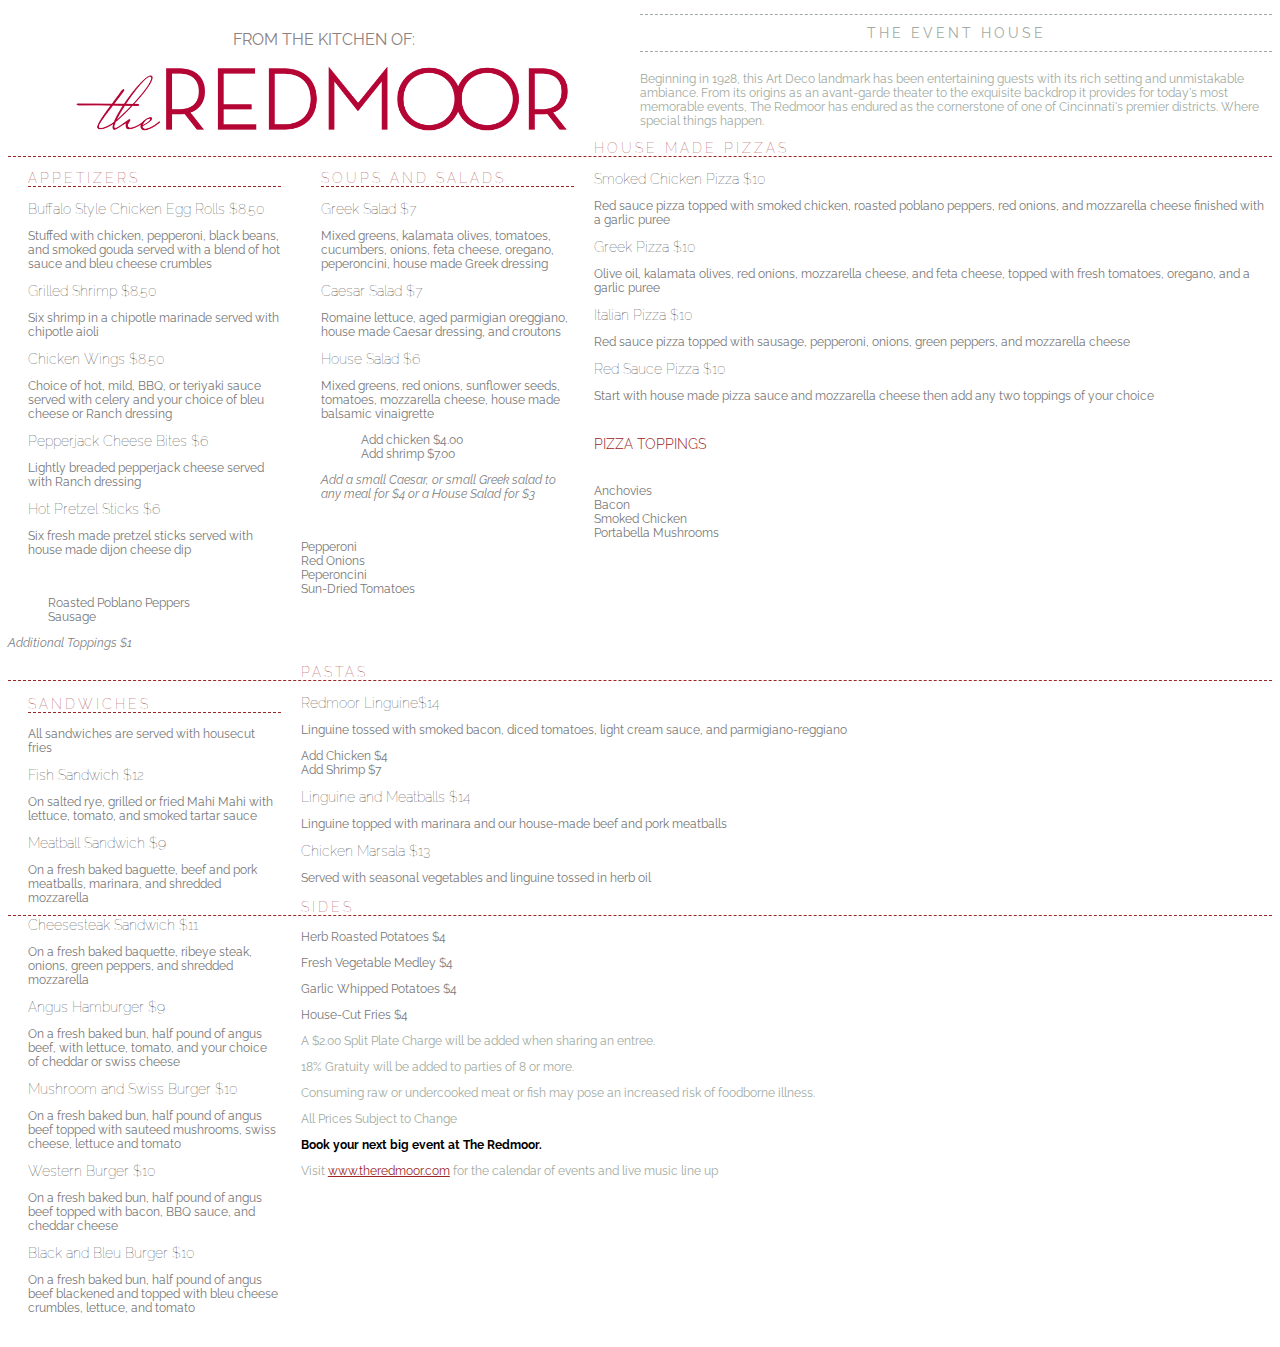
<file: code/menu-assignment/menu-assignment.html>
<!DOCTYPE html>
<html lang="en">
   <head>
      <title>Menu</title>
      <link href="https://fonts.googleapis.com/css?family=Raleway:400,400i,700,700i&display=swap" rel="stylesheet">
      <link rel="stylesheet" type="text/css" href="styles.css">
   </head>
   <body>
      <div class="header">
         <p>From the kitchen of:</p>
         <img src="logo.png" alt="The Redmoor Logo" width="500"/>
      </div>
      <div class="background">
         <p id="event">The Event House</p>
         <p>
            Beginning in 1928, this Art Deco landmark has been entertaining guests with its rich setting and unmistakable ambiance. From its origins as an avant-garde theater to the exquisite backdrop it provides for today's most memorable events, The
            Redmoor has endured as the cornerstone of one of Cincinnati's premier districts. Where special things happen.
         </p>
      </div>
      <div class="apps">
         <h3>Appetizers</h3>
         <h5>Buffalo Style Chicken Egg Rolls <span class="price">$8.50</span></h5>
         <p class="description">
            Stuffed with chicken, pepperoni, black beans, and smoked gouda served with a blend of hot sauce and bleu cheese crumbles
         </p>
         <h5>Grilled Shrimp <span class="price">$8.50</span></h5>
         <p class="description">
            Six shrimp in a chipotle marinade served with chipotle aioli
         </p>
         <div class="box">
            <h5>Chicken Wings <span class="price">$8.50</span></h5>
            <p class="description">
               Choice of hot, mild, BBQ, or teriyaki sauce served with celery and your choice of bleu cheese or Ranch dressing
            </p>
         </div>
         <h5>Pepperjack Cheese Bites <span class="price">$6</span></h5>
         <p class="description">
            Lightly breaded pepperjack cheese served with Ranch dressing
         </p>
         <h5>Hot Pretzel Sticks <span class="price">$6</span></h5>
         <p class="description">
            Six fresh made pretzel sticks served with house made dijon cheese dip
         </p>
      </div>
      <div class="ss">
         <h3>Soups and salads</h3>
         <div class="box">
            <h5>Greek Salad <span class="price">$7</span></h5>
            <p class="description">
               Mixed greens, kalamata olives, tomatoes, cucumbers, onions, feta cheese, oregano, peperoncini, house made Greek dressing
            </p>
         </div>
         <h5>Caesar Salad <span class="price">$7</span></h5>
         <p class="description">
            Romaine lettuce, aged parmigian oreggiano, house made Caesar dressing, and croutons
         </p>
         <h5>House Salad <span class="price">$6</span></h5>
         <p class="description">
            Mixed greens, red onions, sunflower seeds, tomatoes, mozzarella cheese, house made balsamic vinaigrette
         </p>
         <div class="description">
            <ul>
               <li>Add chicken $4.00</li>
               <li>Add shrimp $7.00</li>
            </ul>
            <p style="color:gray;"><em>
               Add a small Caesar, or small Greek salad to any meal for $4 or a House Salad for $3
               </em>
            </p>
         </div>
      </div>
      <div class="pizzas">
         <h3>House made pizzas</h3>
         <div class="box">
            <h5>Smoked Chicken Pizza <span class="price">$10</span></h5>
            <p class="description">
               Red sauce pizza topped with smoked chicken, roasted poblano peppers, red onions, and mozzarella cheese finished with a garlic puree
            </p>
         </div>
         <h5>Greek Pizza <span class="price">$10</span></h5>
         <p class="description">
            Olive oil, kalamata olives, red onions, mozzarella cheese, and feta cheese, topped with fresh tomatoes, oregano, and a garlic puree
         </p>
         <h5>Italian Pizza <span class="price">$10</span></h5>
         <p class="description">
            Red sauce pizza topped with sausage, pepperoni, onions, green peppers, and mozzarella cheese
         </p>
         <h5>Red Sauce Pizza<span class="price"> $10</span></h5>
         <p class="description">
            Start with house made pizza sauce and mozzarella cheese then add any two toppings of your choice
         </p>
         <h6 id="toppings">Pizza toppings</h6>
         <ul class="description">
            <li>Anchovies</li>
            <li>Bacon</li>
            <li>Smoked Chicken</li>
            <li>Portabella Mushrooms</li>
            <li>Pepperoni</li>
            <li>Red Onions</li>
            <li>Peperoncini</li>
            <li>Sun-Dried Tomatoes</li>
            <li>Roasted Poblano Peppers</li>
            <li>Sausage</li>
         </ul>
         <p style="color:gray;font-size:12px;"><em>Additional Toppings $1</em></p>
      </div>
      <div class="sandwiches">
         <h3>sandwiches</h3>
         <p class="description">All sandwiches are served with housecut fries</p>
         <h5>Fish Sandwich <span class="price">$12</span></h5>
         <p class="description">
            On salted rye, grilled or fried Mahi Mahi with lettuce, tomato, and smoked tartar sauce
         </p>
         <div class="box">
            <h5>Meatball Sandwich <span class="price">$9</span></h5>
            <p class="description">
               On a fresh baked baguette, beef and pork meatballs, marinara, and shredded mozzarella
            </p>
         </div>
         <h5>Cheesesteak Sandwich <span class="price">$11</span></h5>
         <p class="description">
            On a fresh baked baquette, ribeye steak, onions, green peppers, and shredded mozzarella
         </p>
         <h5>Angus Hamburger <span class="price">$9</span></h5>
         <p class="description">
            On a fresh baked bun, half pound of angus beef, with lettuce, tomato, and your choice of cheddar or swiss cheese
         </p>
         <h5>Mushroom and Swiss Burger <span class="price">$10</span></h5>
         <p class="description">
            On a fresh baked bun, half pound of angus beef topped with sauteed mushrooms, swiss cheese, lettuce and tomato
         </p>
         <h5>Western Burger <span class="price">$10</span></h5>
         <p class="description">
            On a fresh baked bun, half pound of angus beef topped with bacon, BBQ sauce, and cheddar cheese
         </p>
         <div class="box">
            <h5>Black and Bleu Burger <span class="price">$10</span></h5>
            <p class="description">
               On a fresh baked bun, half pound of angus beef blackened and topped with bleu cheese crumbles, lettuce, and tomato
            </p>
         </div>
      </div>
      <div class="pastas">
         <h3>Pastas</h3>
         <h5>Redmoor Linguine<span class="price">$14</span></h5>
         <p class="description">
            Linguine tossed with smoked bacon, diced tomatoes, light cream sauce, and parmigiano-reggiano
         </p>
         <ul class="description">
            <li>Add Chicken $4</li>
            <li>Add Shrimp $7</li>
         </ul>
         <h5>Linguine and Meatballs <span class="price">$14</span></h5>
         <p class="description">
            Linguine topped with marinara and our house-made beef and pork meatballs
         </p>
         <h5>Chicken Marsala <span class="price">$13</span></h5>
         <p class="description">
            Served with seasonal vegetables and linguine tossed in herb oil
         </p>
      </div>
      <div class="sides">
         <h3>Sides</h3>
         <p class="description">Herb Roasted Potatoes <span class="price">$4</span></p>
         <p class="description">Fresh Vegetable Medley <span class="price">$4</span></p>
         <p class="description">Garlic Whipped Potatoes <span class="price">$4</span></p>
         <p class="description">House-Cut Fries <span class="price">$4</span></p>
      </div>
      <div class="footnotes">
         <p>A $2.00 Split Plate Charge will be added when sharing an entree.</p>
         <p>18% Gratuity will be added to parties of 8 or more.</p>
         <p>Consuming raw or undercooked meat or fish may pose an increased risk of foodborne illness.</p>
         <p>All Prices Subject to Change</p>
         <p style="color: black;"><b>Book your next big event at The Redmoor.</b></p>
         <p>Visit <a href="www.theredmoor.com" style="color:#9c2525;">www.theredmoor.com</a> for the calendar of events and live music line up</p>
      </div>
      <!-- Inspired by https://www.theredmoor.com/resources/menus/Food%20Menu%20with%20text.pdf -->
   </body>
</html>
</file>
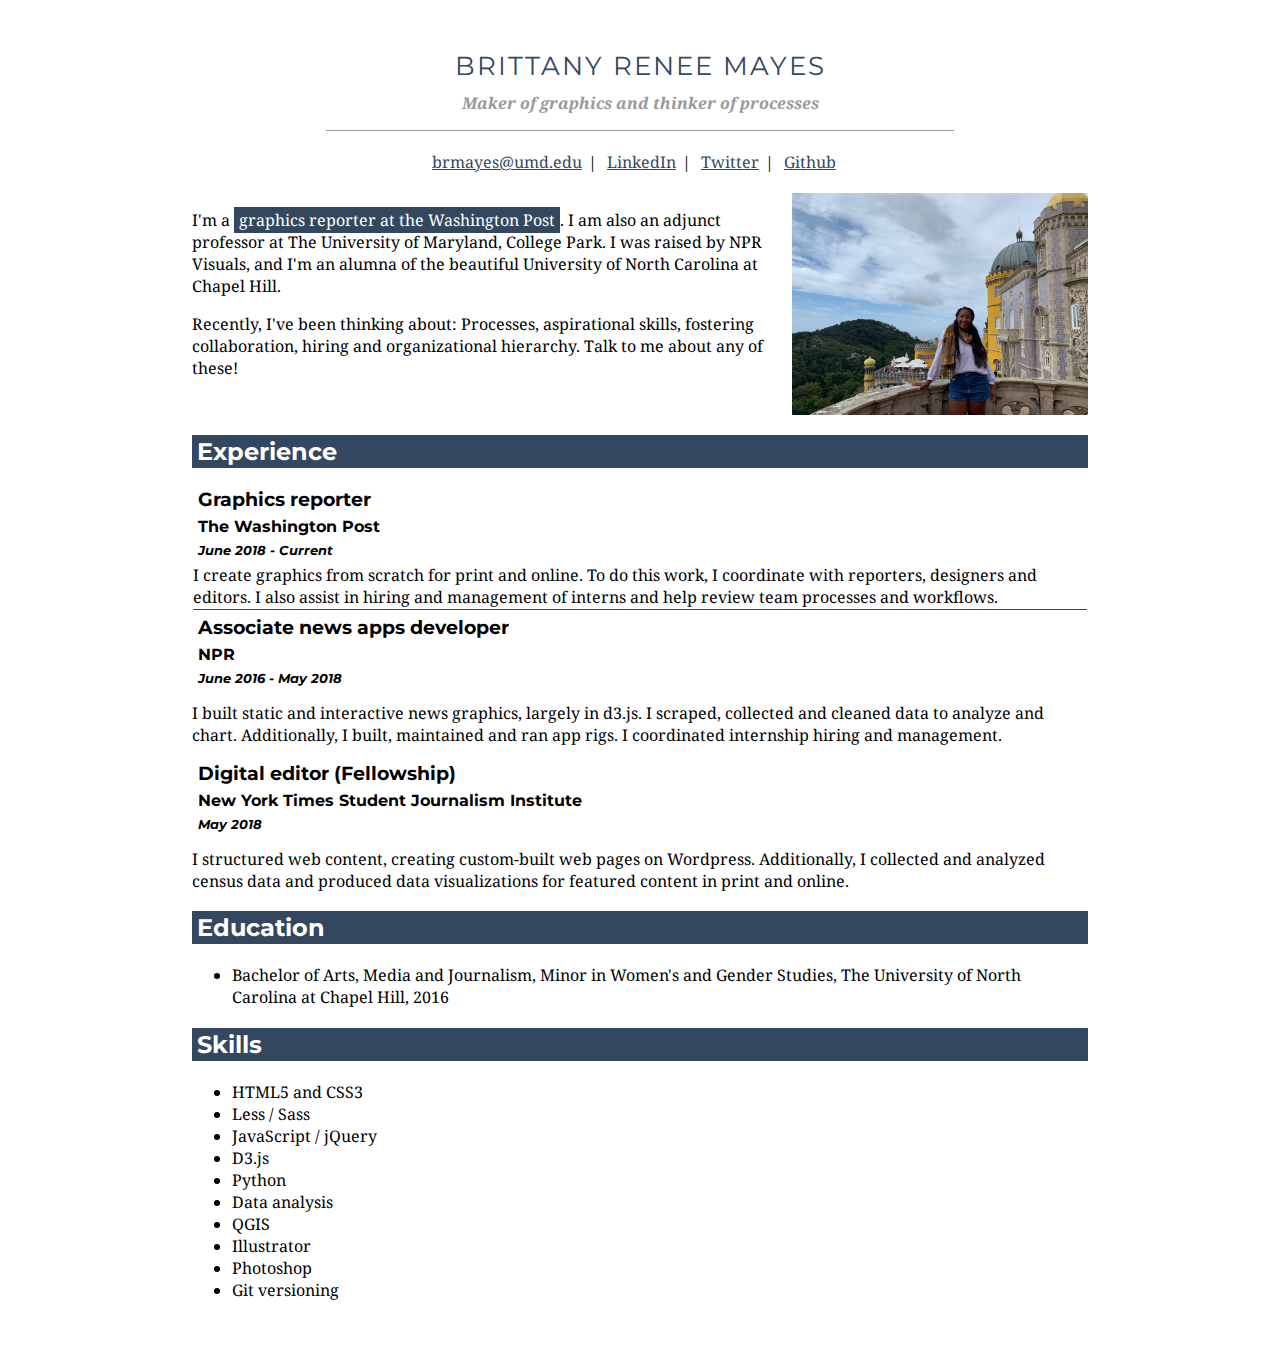
<file: portfolio/checkpoint1/resume.html>
<!DOCTYPE>
<html lang="en">
    <head>
        <title>Resume</title>
        <link href="https://fonts.googleapis.com/css?family=Montserrat:400,700|Noto+Serif:400,400i&display=swap" rel="stylesheet">
        <link rel="stylesheet" href="styles.css">
    </head>
    <body>
        <!-- I built this myself! -->
        <div id="header">
            <div class="header-name">
                <h1>Brittany Renee Mayes</h1>
                <p>Maker of graphics and thinker of processes</p>
            </div>

            <div id="social">
                <ul>
                  <li><a href="mailto:brmayes@umd.edu">brmayes@umd.edu</a></li>
                  <li><a href="https://www.linkedin.com/in/brittanymayes/" target="_blank">LinkedIn</a></li>
                  <li><a href="https://twitter.com/BritRenee_/" target="_blank">Twitter</a></li>
                  <li><a href="https://github.com/brmayes/" target="_blank">Github</a></li>
                </ul>
            </div>
      </div>

        <div class="introduction clearfix">
          <img src="img/brittany-castle.jpg" alt="Brittany Renee Mayes"/>
          <p>
              I'm a <span class="highlight">graphics reporter at the Washington Post</span>. I am also an adjunct professor at The University of Maryland, College Park. I was raised by NPR Visuals, and I'm an alumna of the beautiful University of North Carolina at Chapel Hill.
          </p>
          <p>
              Recently, I've been thinking about: Processes, aspirational skills, fostering collaboration, hiring and organizational hierarchy. Talk to me about any of these!
          </p>
        </div>

        <h2>Experience</h2>
        <!-- First job -->
        <h3>Graphics reporter</h3>
        <h4>The Washington Post</h4>
        <h5>June 2018 - Current</h5>
        <p class="description">I create graphics from scratch for print and online. To do this work, I coordinate with reporters, designers and editors. I also assist in hiring and management of interns and help review team processes and workflows.</p>

        <!-- Second job -->
        <h3>Associate news apps developer</h3>
        <h4>NPR</h4>
        <h5>June 2016 - May 2018</h5>
        <p>I built static and interactive news graphics, largely in d3.js. I scraped, collected and cleaned data to analyze and chart. Additionally, I built, maintained and ran app rigs. I coordinated internship hiring and management.</p>

        <!-- Third job -->
        <h3>Digital editor (Fellowship)</h3>
        <h4>New York Times Student Journalism Institute</h4>
        <h5>May 2018</h5>
        <p>I structured web content, creating custom-built web pages on Wordpress. Additionally, I collected and analyzed census data and produced data visualizations for featured content in print and online.</p>

        <h2>Education</h2>
        <ul>
            <li>Bachelor of Arts, Media and Journalism, Minor in Women's and Gender Studies, The University of North Carolina at Chapel Hill, 2016</li>
        </ul>

        <h2>Skills</h2>
        <ul>
            <li>HTML5 and CSS3</li>
            <li>Less / Sass</li>
            <li>JavaScript / jQuery</li>
            <li>D3.js</li>
            <li>Python</li>
            <li>Data analysis</li>
            <li>QGIS</li>
            <li>Illustrator</li>
            <li>Photoshop</li>
            <li>Git versioning</li>
        </ul>
    </body>
</html>
</file>
<file: final-project/style.css>
/*font-family: 'Merriweather', serif;
font-family: 'Source Sans Pro', sans-serif;*/

@media only screen and (min-width: 800px) {
#content {
  margin: 0 auto;
  width: 80%;
}

/*Text*/
h1, h2, h3, h4 {
  font-family: 'Merriweather', serif;
  font-weight: normal;
}

h1 {
  font-size: 30px;
  margin-bottom: 13px;
}

h2, h4 {
  font-size: 18px;
  font-style: italic;
  margin-top: 5px;
}

h3 {
  font-size: 16px;
}

h4 {
  color: #cc3b33;
  margin-bottom: 10px;
}

p {
  font-family: 'Source Sans Pro', sans-serif;
  font-size: 16px;
  line-height: 23px;
}

a {
  color: #CC3B33;
  text-decoration: none;
}

#portfolio {
  color: white
}

.caption {
  font-family: 'Source Sans Pro', sans-serif;
  font-size: 14px;
  font-style: italic;
  margin-bottom: 0px;
  margin-top: 0px;
}

/*Images*/
.one {
  display: flex;
  flex-direction: column;
}

#img1 {
  max-height: 570px;
  flex-grow: 1;
  margin-bottom: 6px;
}

.two.img {
  float: left;
  margin-right: 20px;
}

#img2 {
  max-height: 330px;
  margin-bottom: 6px;
}

#graphic1, #graphic2, #graphic3 {
  margin: 0 auto;
  max-width: 67%;
  display: flex;
  flex-direction: column;
  align-items: center;
}

#graphic2 {
  margin-bottom: 10px;
}

.footer {
  background-color: #CC3B33;
  color: white;
  display: flex;
  flex-direction: row;
  justify-content: space-between;
  padding-right: 10px;
  padding-left: 10px;
  margin-bottom: 20px;
}
}


@media only screen and (max-width: 800px) {
  #content {
    margin: 0 auto;
    width: 85%;
}

/*Text*/
h1, h2, h3, h4 {
  font-family: 'Merriweather', serif;
  font-weight: normal;
}

h1 {
  font-size: 30px;
  margin-bottom: 13px;
}

h2, h4 {
  font-size: 18px;
  font-style: italic;
  margin-top: 5px;
}

h3 {
  font-size: 16px;
}

h4 {
  color: #cc3b33;
  margin-bottom: 10px;
}

p {
  font-family: 'Source Sans Pro', sans-serif;
  font-size: 16px;
  line-height: 23px;
}

a {
  color: #CC3B33;
  text-decoration: none;
}

#portfolio {
  color: white
}

.caption, #img2caption {
  font-family: 'Source Sans Pro', sans-serif;
  font-size: 14px;
  font-style: italic;
  margin-bottom: 0px;
  margin-top: 0px;
}

/*Images*/
.one {
  display: flex;
  flex-direction: column;
}

#img1 {
  max-height: 400px;
  flex-grow: 1;
  margin-bottom: 6px;
}

.img.two {
  display: flex;
  flex-direction: column;
  align-items: center;
}

#img2 {
  max-height: 500px;
  margin-bottom: 6px;
  width: 90%;
}

.three {
  display: flex;
  flex-direction: column;
  margin-top: 0px;
}

#graphic1, #graphic2, #graphic3 {
  display: flex;
  flex-direction: column;
  align-items: center;
  margin: 0 auto;
  max-height: 500px;
  width: 95%;
}

.four {
  display: flex;
  flex-direction: column;
}

#graphic2 {
  margin-bottom: 10px;
}

.footer {
  background-color: #CC3B33;
  color: white;
  display: flex;
  flex-direction: row;
  justify-content: space-between;
  padding-right: 10px;
  padding-left: 10px;
  margin-bottom: 20px;
}
}
</file>
<file: PravatoLayout/styles.css>
#content {
  margin: 0 auto;
  width: 740px;
}

h1, h5, h6 {
  font-family: 'helvetica,' sans-serif;
  font-style: italic;
}
h1 {
  font-size: 20px;
}
h5, h6 {
  font-size: 16px;
}

p {
  font-family: 'georgia,' serif;
  font-size: 13px;
}
.related{
  font-weight: bold;
}

img {
  width: 300px;
}
.caption {
  font-size: 12px;
  width: 300px;
}

.one {
  float: left;
  width: 49%;
}

.two {
  float: right;
  width: 49%;
}

.three{
  float: left;
  width: 49%;
}

.four {
  float: right;
  width: 49%;
}

blockquote {
font: 16px/24px normal helvetica, sans-serif;
font-style: italic;
margin-top: 15px;
margin-bottom: 15px;
color: red;
margin-left: 50px;
padding-left: 15px;
border-left: 4px solid #ccc;
}
</file>
<file: responsive-des-assignment/style.css>
.one, .two, .three, .four {
  margin: 0 auto;
  width: 75%
}

.one {
  background-color: #F5C6D6;
  display: flex;
  flex-direction: row;
  min-height: 150px;
  margin-bottom: 10px;
}

.two {
  display: flex;
  flex-direction: row;
  justify-content: space-between;
  margin-bottom: 10px;
}

.two div {
  background-color: #EE2E84;
  width: 24%;
  min-height: 150px;
}

.three {
  display: flex;
  flex-direction: row;
  justify-content: space-between;
  margin-bottom: 10px;
}

.three div {
  background-color: #85CFD8;
  width: 49%;
  min-height: 150px;
}

.foura {
  background-color: #8DC63F;
  width: 74%;
  min-height: 150px;
}

.fourb {
  background-color: #E76E34;
  width: 24%;
  min-height: 150px;
}

.four {
  display: flex;
  flex-direction: row;
  justify-content: space-between;
}
</file>
<file: code/menu-assignment/styles.css>
body {
   font-family: 'Raleway', sans-serif;
 }

 h3 {
   color: #9c2525;
   font-weight: 100;
   text-transform: uppercase;
   border-bottom: 1px dashed;
   font-size: 14px;
   letter-spacing: 3px;
 }

 h5 {
   font-weight: 100;
   font-size: 14px;
   color: #2e2e2e;
   margin: 0;
 }

 .description {
   color: #787878;
   font-size: 12px;
 }

.header {
  text-align: center;
  text-transform: uppercase;
  font-size: 16px;
  color: #8c8080;
  float: left;
  width: 50%;
}

.background {
  color: #a1aba1;
  float: right;
  width: 50%;
  font-size: 12px;
}

#event {
  border-bottom:1px dashed;
  border-top:1px dashed;
  font-size: 14px;
  text-align: center;
  margin: 0 auto 20px;
  padding: 10px;
  text-transform: uppercase;
  letter-spacing: 3px;
}

.apps {
  width: 20%;
  float: left;
  margin: 20px;
}

.ss {
  float: left;
  width: 20%;
  margin: 20px;
}

#ss {
  color: #787878;
  font-size: 12px;
}

#toppings {
  color: #9c2525;
  font-weight: 300;
  text-transform: uppercase;
  font-size: 14px;
}

ul {
  list-style-type: none;
}

.sandwiches {
  float: left;
  width: 20%;
  margin: 20px;
}

.column4 {
  float: left;
  width: 20%;
  margin: 20px;
}

#pasta {
  color: #9c2525;
  font-weight: 100;
  text-transform: uppercase;
}

.side {
  font-weight: 100;
  font-size: 14px;
  color: #787878;
  margin: 0;
}

.footnotes {
  color: #a1aba1;
  font-size: 12px;
}
</file>
<file: portfolio/checkpoint0/styles.css>
h1 {
    color: #33485e;
}

img {
    max-width: 600px;
    width: 100%;
}
</file>
<file: portfolio/checkpoint1/styles.css>
/*font-family: 'Montserrat', ;
font-family: 'Noto Serif', ;*/

body {
  font-family: 'Noto Serif', serif;
  max-width: 70%;
  margin: 50px auto;
}
/*This is how you center - margin: 0 auto;*/
h1 {
    color: #33485e;
    text-transform: uppercase;
    letter-spacing: 2px;
    font-size: 26px;
    font-weight: normal;
    margin-bottom: 10px;
}
h1, h2, h3, h4, h5 {
    font-family: 'Montserrat', sans-serif;
}
h2, .highlight {
    color: white;
    background-color: #33485e;
    padding: 2px 5px;
}
/*top/bottom + left/right*/
h3, h4, h5 {
  margin: 6px;
}
h5 {
    font-style: italic;
}
a {
  color: #33485e;
}

.description {
  margin: 1px;
  padding-bottom: 1px;
  border-bottom: 1px solid #33485e;
}

#header {
    text-align: center;
    width: 70%;
    margin: 0 auto 20px;
}
#header p {
  color: #999999;
  font-style: italic;
  font-weight: bold;
  font-family: 'Noto Serif', sans-serif;
  margin-top: 0px;
}

.header-name {
  border-bottom: 1px solid #999999;
  margin-bottom: 20px;
}

#social ul {
  list-style-type: none;
  padding-left: 0;
}
#social li {
  display: inline-block;
}
#social ul li::after{
  content: "|";
  padding: 6px;
}
#social ul li:last-child::after {
  content: "";
}

.introduction p {
  font-family: 'Noto Serif', sans-serif;
}
.clearfix {
	overflow: auto;
}

img {
    max-width: 600px;
    width: 33%;
    float: right;
}
</file>
